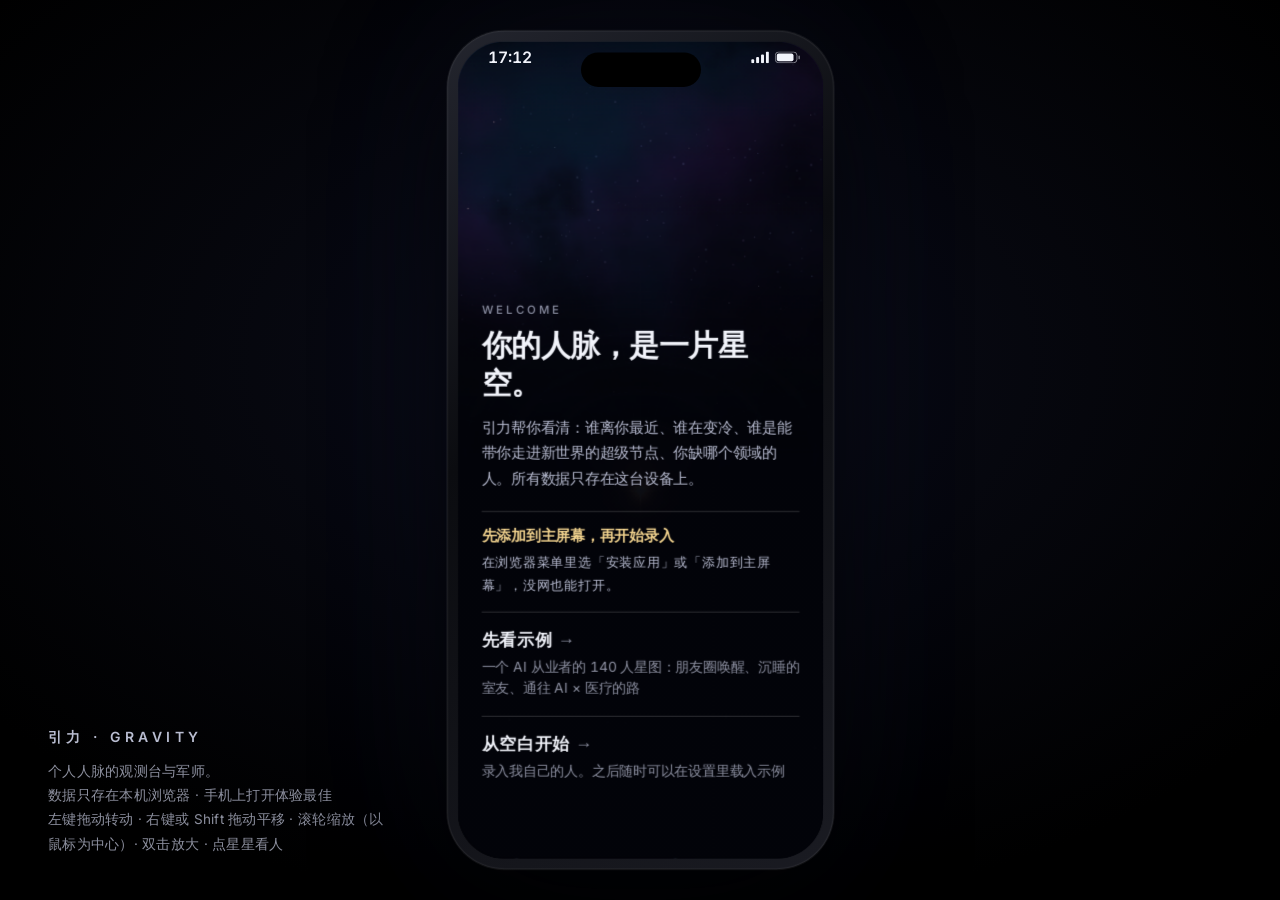
<file: index.html>
<!doctype html>
<html lang="zh-CN">
  <head>
    <meta charset="UTF-8" />
    <meta name="viewport" content="width=device-width, initial-scale=1, maximum-scale=1, user-scalable=no, viewport-fit=cover" />
    <meta name="theme-color" content="#020309" />
    <meta name="apple-mobile-web-app-capable" content="yes" />
    <meta name="mobile-web-app-capable" content="yes" />
    <meta name="apple-mobile-web-app-status-bar-style" content="black-translucent" />
    <meta name="apple-mobile-web-app-title" content="引力" />
    <link rel="icon" href="data:image/svg+xml,<svg xmlns='http://www.w3.org/2000/svg' viewBox='0 0 64 64'><rect width='64' height='64' rx='14' fill='%23050712'/><circle cx='32' cy='32' r='5' fill='%23ffe8cf'/><ellipse cx='32' cy='32' rx='22' ry='9' fill='none' stroke='%23a9c8ff' stroke-opacity='.6' transform='rotate(-20 32 32)'/><circle cx='51' cy='25' r='2.5' fill='%2379f2be'/></svg>" />
    <link rel="manifest" href="./manifest.webmanifest" />
    <link rel="apple-touch-icon" href="./icons/apple-touch-icon.png" />
    <title>引力 · 你和世界的连接</title>
    <style id="palette">:root{--bg:#020309;--me:#ffe8cf;--ink:#05060c;--on-light:#120d08;--gold:#f4d590;--warm:#ffb991;--ice:#a9c8ff;--mint:#79f2be;--rose:#ff8c9a;--orchid:#ee9be6;--white:#ffffff}</style>
    <script type="module" crossorigin src="./assets/index-NADaCQcJ.js"></script>
    <link rel="stylesheet" crossorigin href="./assets/index-4CGu8Cx3.css">
  </head>
  <body>
    <div id="root"></div>
  </body>
</html>
</file>
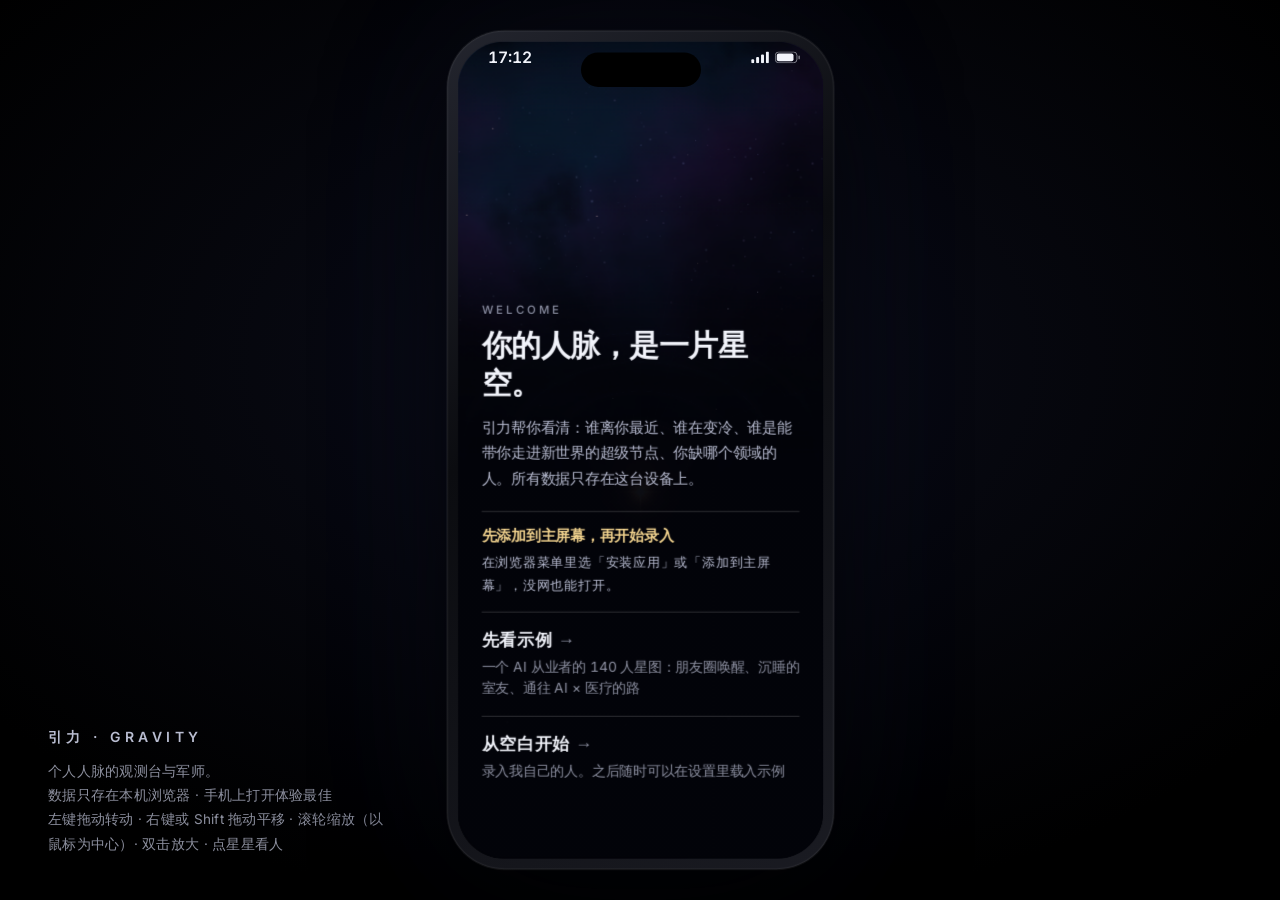
<file: lab/index.html>
<!doctype html>
<html lang="zh-CN">
  <head>
    <meta charset="utf-8" />
    <title>引力</title>
    <meta http-equiv="refresh" content="0; url=../" />
    <script>
      // 实验版已收掉：注销旧的离线缓存后回到正式版
      if ('serviceWorker' in navigator) navigator.serviceWorker.register('./sw.js')
      location.replace('../')
    </script>
  </head>
  <body></body>
</html>
</file>
<file: assets/index-4CGu8Cx3.css>
@font-face{font-family:Inter Variable;font-style:normal;font-display:swap;font-weight:100 900;src:url(./inter-cyrillic-ext-wght-normal-BOeWTOD4.woff2)format("woff2-variations");unicode-range:U+460-52F,U+1C80-1C8A,U+20B4,U+2DE0-2DFF,U+A640-A69F,U+FE2E-FE2F}@font-face{font-family:Inter Variable;font-style:normal;font-display:swap;font-weight:100 900;src:url(./inter-cyrillic-wght-normal-DqGufNeO.woff2)format("woff2-variations");unicode-range:U+301,U+400-45F,U+490-491,U+4B0-4B1,U+2116}@font-face{font-family:Inter Variable;font-style:normal;font-display:swap;font-weight:100 900;src:url(./inter-greek-ext-wght-normal-DlzME5K_.woff2)format("woff2-variations");unicode-range:U+1F??}@font-face{font-family:Inter Variable;font-style:normal;font-display:swap;font-weight:100 900;src:url(./inter-greek-wght-normal-CkhJZR-_.woff2)format("woff2-variations");unicode-range:U+370-377,U+37A-37F,U+384-38A,U+38C,U+38E-3A1,U+3A3-3FF}@font-face{font-family:Inter Variable;font-style:normal;font-display:swap;font-weight:100 900;src:url(./inter-vietnamese-wght-normal-CBcvBZtf.woff2)format("woff2-variations");unicode-range:U+102-103,U+110-111,U+128-129,U+168-169,U+1A0-1A1,U+1AF-1B0,U+300-301,U+303-304,U+308-309,U+323,U+329,U+1EA0-1EF9,U+20AB}@font-face{font-family:Inter Variable;font-style:normal;font-display:swap;font-weight:100 900;src:url(./inter-latin-ext-wght-normal-DO1Apj_S.woff2)format("woff2-variations");unicode-range:U+100-2BA,U+2BD-2C5,U+2C7-2CC,U+2CE-2D7,U+2DD-2FF,U+304,U+308,U+329,U+1D00-1DBF,U+1E00-1E9F,U+1EF2-1EFF,U+2020,U+20A0-20AB,U+20AD-20C0,U+2113,U+2C60-2C7F,U+A720-A7FF}@font-face{font-family:Inter Variable;font-style:normal;font-display:swap;font-weight:100 900;src:url(./inter-latin-wght-normal-Dx4kXJAl.woff2)format("woff2-variations");unicode-range:U+??,U+131,U+152-153,U+2BB-2BC,U+2C6,U+2DA,U+2DC,U+304,U+308,U+329,U+2000-206F,U+20AC,U+2122,U+2191,U+2193,U+2212,U+2215,U+FEFF,U+FFFD}:root{--fs:1;--t-micro:calc(11.5px * var(--fs));--t-caption:calc(12.5px * var(--fs));--t-small:calc(13.5px * var(--fs));--t-body-s:calc(14px * var(--fs));--t-body:calc(15px * var(--fs));--t-body-l:calc(16px * var(--fs));--t-title-s:calc(17.5px * var(--fs));--t-title:calc(19px * var(--fs));--t-title-l:calc(21px * var(--fs));--t-h2:calc(26px * var(--fs));--t-h1:calc(30px * var(--fs));--t-display:calc(44px * var(--fs));--glass:#0e11209e;--glass-2:#121526bd;--glass-strong:#0a0c18e6;--stroke:#ffffff1a;--stroke-2:#ffffff29;--hair:#ffffff1a;--hair-2:#ffffff2b;--pad:20px;--page-bg:#03040ae6;--text-halo:0 0 14px #000000f2, 0 0 3px #000000e6;--text:#f2f4fb;--text-2:#e2e7ffd1;--text-3:#e2e7ff9e;--text-4:#e2e7ff70;--sat:env(safe-area-inset-top,0px);--sab:env(safe-area-inset-bottom,0px);--ease:cubic-bezier(.22, 1, .36, 1);font-feature-settings:"cv11", "ss01", "tnum";color:var(--text);-webkit-font-smoothing:antialiased;-moz-osx-font-smoothing:grayscale;-webkit-tap-highlight-color:transparent;background:#000;font-family:Inter Variable,-apple-system,BlinkMacSystemFont,PingFang SC,Hiragino Sans GB,SF Pro Text,Helvetica Neue,Microsoft YaHei,sans-serif}:root[data-contrast=high]{--text:#fff;--text-2:#ecf0ffeb;--text-3:#ecf0ffc7;--text-4:#ecf0ff99;--hair:#ffffff29;--hair-2:#ffffff42;--stroke:#ffffff29;--stroke-2:#ffffff3d;--glass:#0a0c18d1;--glass-2:#0c0e1ce0;--page-bg:#020308f5}*{box-sizing:border-box;margin:0;padding:0}html,body,#root{overscroll-behavior:none;width:100%;height:100%;overflow:hidden}button{font:inherit;color:inherit;cursor:pointer;-webkit-tap-highlight-color:transparent;background:0 0;border:0}textarea,input{font:inherit;color:inherit}::selection{background:#a9c8ff4d}.shell{background:radial-gradient(1200px 800px at 50% 40%,#0b0d1a 0%,#000 70%);justify-content:center;align-items:center;display:flex;position:fixed;inset:0}.shell-side{max-width:340px;color:var(--text-3);font-size:var(--t-small);letter-spacing:.02em;line-height:1.8;position:absolute;bottom:44px;left:48px}.shell-side h1{font-size:var(--t-body-s);letter-spacing:.32em;color:var(--text-2);margin-bottom:10px;font-weight:600}.device{background:linear-gradient(145deg,#23252e,#0b0c10 40%,#1a1b22);border-radius:58px;width:393px;height:852px;padding:11px;position:relative;box-shadow:0 0 0 1px #ffffff0f,0 40px 120px #000c,0 0 160px #5a6eff12,inset 0 0 2px #fff3}.device .phone{--sat:50px;--sab:22px;border-radius:47px}.island{z-index:100;background:#000;border-radius:20px;width:122px;height:35px;position:absolute;top:22px;left:50%;transform:translate(-50%)}.statusbar{height:50px;font-size:var(--t-body-l);z-index:99;pointer-events:none;justify-content:space-between;align-items:center;padding:4px 34px 0 42px;font-weight:600;display:flex;position:absolute;top:0;left:0;right:0}.statusbar .sb-r{align-items:center;gap:6px;display:flex}.phone{background:var(--bg);isolation:isolate;width:100%;height:100%;position:relative;overflow:hidden}.universe{transition:filter .8s var(--ease), transform .9s var(--ease);position:absolute;inset:0}.universe.ambient{filter:saturate(.9)brightness(.75);transform:scale(1.04)}.universe-canvas{touch-action:none;width:100%;height:100%;display:block;position:absolute;inset:0}.vignette{z-index:1;pointer-events:none;background:radial-gradient(120% 80% at 50% 45%,#0000 55%,#0000008c 100%),linear-gradient(#020309bf 0%,#0000 22% 70%,#020309d9 100%);position:absolute;inset:0}.grain{z-index:2;pointer-events:none;opacity:.07;mix-blend-mode:overlay;background-image:url("data:image/svg+xml;utf8,<svg xmlns='http://www.w3.org/2000/svg' width='160' height='160'><filter id='n'><feTurbulence type='fractalNoise' baseFrequency='0.9' numOctaves='2' stitchTiles='stitch'/></filter><rect width='100%' height='100%' filter='url(%23n)'/></svg>");position:absolute;inset:-50%}.label-layer{pointer-events:none;z-index:3;position:absolute;inset:0;overflow:hidden}.lbl{white-space:nowrap;font-size:var(--t-caption);letter-spacing:.04em;color:#e8ecffc7;text-shadow:0 0 8px #000000e6;opacity:0;transition:opacity .5s var(--ease);will-change:transform, opacity;transform-origin:50% 0;font-weight:500;position:absolute;top:0;left:0}.lbl.on{opacity:var(--d,1)}.lbl b{color:var(--gold);margin-right:3px;font-weight:500}.lbl.super{color:var(--white);font-weight:600}.lbl.shadow{color:#79f2bed9;font-style:italic;font-weight:400}.lbl.shadow:after{content:" · 二度";font-size:var(--t-micro);opacity:.7;font-style:normal}.lbl.dormant{color:#c8d2ff99}.lbl.dormant:after{content:" · 沉睡";font-size:var(--t-micro);opacity:.8}.lbl.awakened:after{content:" · 被唤醒";font-size:var(--t-micro);color:var(--warm);opacity:.9}.lbl.fresh{color:var(--white);font-weight:600}.lbl.fresh:after{content:" · 刚刚";font-size:var(--t-micro);color:var(--mint)}.ringlbl{font-size:var(--t-micro);letter-spacing:.12em;color:var(--text-3);transform-origin:0;white-space:nowrap;align-items:baseline;gap:5px;margin:-14px 0 0 6px;display:flex;position:absolute;top:0;left:0}.ringlbl em{color:var(--text-2);font-style:normal}.ringlbl span{font-feature-settings:"tnum";color:var(--text-2)}.ringlbl i{color:var(--text-4);font-style:normal}.clusterlbl{white-space:nowrap;flex-direction:column;align-items:center;gap:1px;transition:opacity .4s;display:flex;position:absolute;top:0;left:0}.clusterlbl .cn{font-size:var(--t-small);letter-spacing:.12em;color:var(--c);text-shadow:0 0 14px color-mix(in srgb, var(--c) 60%, transparent);font-weight:600}.clusterlbl .cc{font-size:var(--t-micro);color:var(--text-3)}.clusterlbl.empty .cc{color:var(--c);border:1px dashed color-mix(in srgb, var(--c) 60%, transparent);border-radius:99px;margin-top:2px;padding:1px 8px;animation:2.4s ease-in-out infinite breathe}.clusterlbl .cs{font-size:var(--t-micro);color:var(--text-2);margin-top:3px}.clusterlbl.goal .cn:before{content:"◎ ";font-weight:400}.reticle{opacity:0;width:0;height:0;transition:opacity .4s;position:absolute;top:0;left:0}.reticle.on{opacity:1}.reticle i{width:40px;height:40px;animation:reticle 2.4s var(--ease) infinite;border:1px solid #ffffff8c;border-radius:50%;position:absolute;top:-20px;left:-20px}.reticle i:nth-child(2){animation-delay:1.2s}@keyframes reticle{0%{opacity:.9;transform:scale(.6)}to{opacity:0;transform:scale(1.9)}}@keyframes breathe{0%,to{opacity:.55}50%{opacity:1}}.glass{background:var(--glass);-webkit-backdrop-filter:blur(22px)saturate(150%);border:1px solid var(--stroke);box-shadow:inset 0 1px #ffffff0d}.eyebrow{font-size:var(--t-micro);letter-spacing:.26em;color:var(--text-3);text-transform:uppercase;font-weight:500}.muted{color:var(--text-2)}.hud-top{padding:calc(var(--sat) + 8px) 20px 0;pointer-events:none;z-index:10;flex-direction:column;gap:14px;display:flex;position:absolute;top:0;left:0;right:0}.hud-top>*{pointer-events:auto}.brand-row{justify-content:space-between;align-items:flex-end;gap:10px;display:flex}.brand{flex-direction:column;flex:auto;gap:4px;min-width:0;display:flex}.brand-name{font-size:var(--t-h2);letter-spacing:.18em;background:linear-gradient(#fff 30%,#c8d2ff8c);color:#0000;-webkit-background-clip:text;background-clip:text;font-weight:600}.brand-meta{font-size:var(--t-micro);letter-spacing:.16em;color:var(--text-3);white-space:nowrap;text-overflow:ellipsis;overflow:hidden}.stat-mini{text-align:right;flex-direction:column;flex:none;gap:2px;display:flex}.stat-mini b{font-size:var(--t-title-l);letter-spacing:-.01em;font-weight:500}.stat-mini b i{color:var(--text-3);font-style:normal;font-size:var(--t-small);margin-left:2px}.stat-mini span{font-size:var(--t-micro);color:var(--text-3);letter-spacing:.04em;white-space:nowrap}.lens-switch{border-radius:99px;align-self:center;padding:4px;display:flex;position:relative}.lens-switch button{font-size:var(--t-body-s);color:var(--text-3);letter-spacing:.08em;z-index:1;padding:8px 18px;font-weight:500;transition:color .3s;position:relative}.lens-switch button.on{color:var(--white)}.lens-switch .pill{z-index:-1;background:linear-gradient(#ffffff29,#ffffff0f);border-radius:99px;position:absolute;inset:0;box-shadow:inset 0 1px #ffffff2e,0 0 18px #a9c8ff26}.lens-caption{font-size:var(--t-caption);color:var(--text-3);letter-spacing:.04em;text-align:center;align-self:center;line-height:1.6}.lens-caption b{color:var(--text-2);font-weight:500}.lens-caption .hot{color:var(--mint)}.whisper{left:14px;right:14px;bottom:calc(var(--sab) + 92px);z-index:10;text-align:left;border-radius:20px;align-items:center;gap:12px;padding:12px 14px;display:flex;position:absolute;overflow:hidden}.whisper .w-ico{width:32px;height:32px;color:var(--gold);background:radial-gradient(circle at 35% 30%,#f4d59080,#f4d5900f 70%);border-radius:50%;flex:none;place-items:center;display:grid;box-shadow:0 0 20px #f4d59033}.whisper .w-body{flex:1;min-width:0}.whisper .w-k{font-size:var(--t-micro);letter-spacing:.2em;color:var(--gold);opacity:.85;margin-bottom:3px}.whisper .w-t{font-size:var(--t-body-s);color:var(--text);line-height:1.45}.whisper .w-dots{flex-direction:column;gap:4px;display:flex}.whisper .w-dots i{background:var(--text-4);border-radius:50%;width:3px;height:3px}.whisper .w-dots i.on{background:var(--text-2)}.tabbar{z-index:40;padding:8px 10px calc(var(--sab) + 8px);-webkit-backdrop-filter:blur(24px)saturate(140%);border-top:1px solid var(--stroke);background:linear-gradient(#04050c8c,#04050ceb);grid-template-columns:repeat(5,1fr);align-items:center;display:grid;position:absolute;bottom:0;left:0;right:0}.tab{font-size:var(--t-micro);letter-spacing:.08em;color:var(--text-3);flex-direction:column;align-items:center;gap:4px;padding:4px 0;transition:color .3s;display:flex;position:relative}.tab.on{color:var(--white)}.tab .badge{min-width:15px;height:15px;font-size:var(--t-micro);background:var(--gold);color:var(--on-light);border-radius:99px;place-items:center;padding:0 4px;font-weight:700;display:grid;position:absolute;top:0;right:calc(50% - 16px)}.orb{color:#0b0d22;background:radial-gradient(circle at 35% 28%,#fff 0%,#e8eeff 18%,#9fb6ff 48%,#5b6cff 78%,#3a2f8f 100%);border-radius:50%;justify-self:center;place-items:center;width:54px;height:54px;margin-top:-18px;display:grid;position:relative;box-shadow:0 0 0 1px #ffffff40,0 8px 30px #6e82ff8c,0 0 60px #8c96ff59}.orb:after{content:"";animation:orbring 3s var(--ease) infinite;border:1px solid #a9c8ff59;border-radius:50%;position:absolute;inset:-8px}@keyframes orbring{0%{opacity:.9;transform:scale(.85)}to{opacity:0;transform:scale(1.35)}}.mint{color:var(--mint)}.rose{color:var(--rose)}.faint{color:var(--text-3)}.grow{flex:1;min-width:0}.dot{border-radius:50%;flex:none;width:8px;height:8px}.avatar{color:#080a14eb;background:radial-gradient(circle at 34% 30%, #fff 0%, var(--c) 48%, color-mix(in srgb, var(--c) 35%, #070912) 100%);opacity:calc(.55 + var(--w,1) * .45);box-shadow:0 0 calc(var(--w,1) * 22px) color-mix(in srgb, var(--c) 40%, transparent);border-radius:50%;flex:none;place-items:center;font-weight:600;display:grid;position:relative}.avatar.shadow{color:var(--c);border:1.2px dashed var(--c);box-shadow:none;opacity:1;background:0 0}.avatar.dormant{filter:saturate(.35)brightness(.75)}.avatar .sup{font-size:var(--t-caption);color:var(--gold);text-shadow:0 0 8px var(--gold);position:absolute;top:-4px;right:-4px}.tag{font-size:var(--t-caption);letter-spacing:.04em;color:var(--text-2);border:1px solid var(--hair-2);white-space:nowrap;border-radius:99px;align-items:center;padding:2px 7px;line-height:1.4;display:inline-flex}.tag.gold{color:var(--gold);border-color:#f4d59059}.tag.warm{color:var(--warm);border-color:#ffb99159}.tag.ice{color:var(--ice);border-color:#a9c8ff4d}.tag.mint{color:var(--mint);border-color:#79f2be59}.ftag{font-size:var(--t-small);color:var(--c);white-space:nowrap;align-items:center;gap:5px;display:inline-flex}.ftag i{background:var(--c);width:6px;height:6px;box-shadow:0 0 8px var(--c);border-radius:50%}.page{z-index:20;overscroll-behavior:contain;padding:calc(var(--sat) + 14px) var(--pad) calc(var(--sab) + 110px);background:var(--page-bg);-webkit-backdrop-filter:blur(14px)saturate(120%);scrollbar-width:none;position:absolute;inset:0;overflow-y:auto}.page::-webkit-scrollbar{display:none}.page-h{justify-content:space-between;align-items:flex-end;gap:12px;padding:10px 0 18px;display:flex}.page-h h1{font-size:var(--t-h1);letter-spacing:.02em;margin-top:6px;font-weight:600;line-height:1.15}.h-num{color:var(--text-3);font-weight:300;font-size:var(--t-h2);margin-left:4px}.page-acts{align-items:center;gap:10px;display:flex}.lede{font-size:var(--t-body-l);color:var(--text-2);padding-bottom:18px;line-height:1.7}.lede b{color:var(--text);font-weight:600}.page-end{height:40px}.sec{border-top:1px solid var(--hair);padding:22px 0}.sec-h{align-items:baseline;gap:10px;margin-bottom:14px;display:flex}.sec-n{font-size:var(--t-caption);color:var(--text-3);font-variant-numeric:tabular-nums;letter-spacing:.08em}.sec-h h2{font-size:var(--t-body-l);letter-spacing:.04em;white-space:nowrap;flex:none;font-weight:600}.sec-en{font-size:var(--t-micro);letter-spacing:.22em;color:var(--text-4);white-space:nowrap;flex:0 100 auto;min-width:0;overflow:hidden}.sec-aside{font-size:var(--t-caption);color:var(--text-3);text-align:right;flex:0 auto;min-width:0;margin-left:auto}.note{font-size:var(--t-small);color:var(--text-3);margin:4px 0 12px;line-height:1.7}.note-s{font-size:var(--t-caption);color:var(--text-3);margin-top:8px;line-height:1.6}.empty{font-size:var(--t-body-s);color:var(--text-3);padding:14px 0;line-height:1.7}.kpi-row,.strip{border-top:1px solid var(--hair);border-bottom:1px solid var(--hair);grid-template-columns:repeat(4,1fr);margin-bottom:4px;display:grid}.strip{grid-template-columns:repeat(var(--n,4), 1fr);margin:16px 0 0}.kpi-row>div,.strip>div{flex-direction:column;gap:4px;padding:14px 0 12px;display:flex}.kpi-row>div+div,.strip>div+div{border-left:1px solid var(--hair);padding-left:12px}.kpi-row b,.strip b{font-size:var(--t-h2);letter-spacing:-.02em;font-variant-numeric:tabular-nums;font-weight:300;line-height:1}.strip b.sm{font-size:var(--t-body-l);font-weight:400;line-height:26px}.strip b.mint{font-size:var(--t-body-l);font-weight:500;line-height:26px}.kpi-row small,.strip small{font-size:var(--t-small);color:var(--text-3);margin-left:1px}.kpi-row span,.strip span{font-size:var(--t-caption);color:var(--text-3);letter-spacing:.06em}.btn{border:1px solid var(--hair-2);height:38px;font-size:var(--t-body-s);color:var(--text);white-space:nowrap;border-radius:99px;justify-content:center;align-items:center;gap:6px;padding:0 16px;transition:background .2s,border-color .2s,opacity .2s;display:inline-flex}.btn:active{background:#ffffff0f}.btn.primary{background:var(--me);color:var(--on-light);border-color:#0000;font-weight:600}.btn.primary:disabled{opacity:.35}.btn.ghost{color:var(--text-2);border-color:#0000}.btn.rose,.link-btn.rose{color:var(--rose)}.btn.danger{color:var(--rose);background:#ff8c9a24;border-color:#ff8c9a80}.btn.grow{flex:1}.btn-row{flex-wrap:wrap;gap:10px;margin-top:12px;display:flex}.btn-row.center{justify-content:center}.icon-btn{border:1px solid var(--hair-2);width:34px;height:34px;color:var(--text-2);border-radius:50%;flex:none;place-items:center;display:grid}.icon-btn.sm{border-color:#0000;width:28px;height:28px}.link-btn{font-size:var(--t-small);color:var(--text-2);text-decoration:underline;-webkit-text-decoration-color:var(--hair-2);text-decoration-color:var(--hair-2);text-underline-offset:3px;padding:4px 0}.chips{flex-wrap:wrap;gap:6px;display:flex}.chips.nowrap{scrollbar-width:none;margin:0 calc(var(--pad) * -1);padding:0 var(--pad);flex-wrap:nowrap;overflow-x:auto}.chips.nowrap::-webkit-scrollbar{display:none}.chips.sub{border-left:1px solid var(--hair);margin-top:10px;padding-left:10px}.chip{border:1px solid var(--hair);height:30px;font-size:var(--t-body-s);color:var(--text-2);white-space:nowrap;border-radius:99px;flex:none;align-items:center;gap:6px;padding:0 12px;transition:all .2s;display:inline-flex}.chip i{background:var(--c);opacity:.6;border-radius:50%;width:6px;height:6px}.chip.on{color:var(--text);border-color:color-mix(in srgb, var(--c,var(--white)) 60%, transparent);background:color-mix(in srgb, var(--c,var(--white)) 12%, transparent)}.chip.on i{opacity:1;box-shadow:0 0 8px var(--c)}.chip.dashed{border-style:dashed}.seg{border:1px solid var(--hair-2);scrollbar-width:none;border-radius:99px;gap:2px;max-width:100%;padding:3px;display:inline-flex;overflow-x:auto}.seg button{height:32px;font-size:var(--t-body-s);color:var(--text-3);white-space:nowrap;border-radius:99px;padding:0 14px;transition:all .2s}.seg.small button{height:26px;font-size:var(--t-small);padding:0 10px}.seg button.on{color:var(--on-light);background:var(--me);font-weight:600}.range{padding:6px 0;position:relative}.range input{appearance:none;background:0 0;width:100%;height:22px}.range input::-webkit-slider-runnable-track{background:linear-gradient(90deg, var(--c) var(--p), #ffffff1f var(--p));border-radius:2px;height:2px}.range input::-moz-range-track{background:linear-gradient(90deg, var(--c) var(--p), #ffffff1f var(--p));height:2px}.range input::-webkit-slider-thumb{-webkit-appearance:none;background:var(--c);width:18px;height:18px;box-shadow:0 0 0 4px #0009, 0 0 14px var(--c);border-radius:50%;margin-top:-8px}.range input::-moz-range-thumb{background:var(--c);border:0;border-radius:50%;width:16px;height:16px}.range-marks{height:14px;margin-top:2px;position:relative}.range-marks span{font-size:var(--t-micro);color:var(--text-3);white-space:nowrap;position:absolute;transform:translate(-50%)}.range-marks span:before{content:"";background:var(--hair-2);width:1px;height:6px;position:absolute;top:-10px;left:50%}.form{flex-direction:column;gap:16px;display:flex}.fld{flex-direction:column;gap:7px;min-width:0;display:flex}.fld-l{font-size:var(--t-small);color:var(--text-3);letter-spacing:.04em}.fld-h{font-size:var(--t-caption);color:var(--text-4)}.inp{border:1px solid var(--hair);width:100%;font-size:var(--t-body-l);color:var(--text);resize:vertical;background:#ffffff09;border-radius:12px;outline:none;padding:11px 13px;font-family:inherit;transition:border-color .2s}.inp:focus{border-color:#ffe8cf73}.inp.sm{font-size:var(--t-body-s);border-radius:9px;width:auto;padding:7px 10px}.inp.num{text-align:right;width:76px}.inp.bare{border:0;border-bottom:1px dashed var(--hair-2);background:0 0;border-radius:0;padding:6px 0}.inp.big{font-size:var(--t-title-l);font-weight:600}.inp.color{height:42px;padding:4px}.inp.mono{font-family:ui-monospace,SFMono-Regular,Menlo,monospace;font-size:var(--t-small);line-height:1.5}select.inp{appearance:none;background-image:linear-gradient(45deg, transparent 50%, var(--text-3) 50%), linear-gradient(135deg, var(--text-3) 50%, transparent 50%);background-position:calc(100% - 16px),calc(100% - 11px);background-repeat:no-repeat;background-size:5px 5px}option{background:#0c0e18}.grid2{grid-template-columns:1fr 1fr;gap:12px;display:grid}.fgroup{border-top:1px solid var(--hair);flex-direction:column;gap:12px;padding-top:16px;display:flex}.fgroup-h{font-size:var(--t-body-s);margin-top:4px;font-weight:600}.fgroup-h span{font-weight:400;font-size:var(--t-small);color:var(--text-3);margin-left:6px}.sl-row{flex-direction:column;display:flex}.sl-top{font-size:var(--t-body-s);color:var(--text-2);align-items:baseline;gap:8px;display:flex}.sl-top b{color:var(--text);font-variant-numeric:tabular-nums;margin-left:auto;font-weight:500}.sl-top em{color:var(--text-3);font-style:normal;font-weight:400}.rows{flex-direction:column;display:flex}.row{border-bottom:1px solid var(--hair);text-align:left;width:100%;font-size:var(--t-body);align-items:center;gap:12px;padding:13px 0;display:flex}.row-main{flex:1;min-width:0;line-height:1.5}.row-sub{font-size:var(--t-small);color:var(--text-3);margin-top:2px;line-height:1.5}.row-sub.rose{color:var(--rose)}.add-row{border-bottom:0}.check{border:1px solid var(--hair-2);width:20px;height:20px;color:var(--on-light);border-radius:50%;flex:none;place-items:center;display:grid}.check.on{background:var(--mint);border-color:var(--mint)}.done{color:var(--text-3);text-decoration:line-through}.who{font-style:normal;font-size:var(--t-caption);color:var(--gold);letter-spacing:.04em;margin-right:8px}.overlay{z-index:60;-webkit-backdrop-filter:blur(24px);background:#04050bf0;flex-direction:column;display:flex;position:absolute;inset:0}.ov-top{padding:calc(var(--sat) + 22px) var(--pad) 14px;border-bottom:1px solid var(--hair);justify-content:space-between;align-items:flex-end;display:flex}.ov-title{font-size:var(--t-h2);margin-top:6px;font-weight:600}.ov-body{padding:18px var(--pad) 40px;scrollbar-width:none;flex:1;overflow-y:auto}.ov-body::-webkit-scrollbar{display:none}.ov-foot{padding:12px var(--pad) calc(var(--sab) + 14px);border-top:1px solid var(--hair);gap:10px;display:flex}.sheet-wrap{z-index:30;pointer-events:none;position:absolute;inset:0}.sheet{height:calc(100% - var(--sat) - 14px);-webkit-backdrop-filter:blur(28px)saturate(150%);border-top:1px solid var(--hair-2);pointer-events:auto;background:linear-gradient(#0a0c16db,#04050bf7 160px);border-radius:26px 26px 0 0;flex-direction:column;display:flex;position:absolute;bottom:0;left:0;right:0;box-shadow:0 -30px 80px #0009}.sheet:before{content:"";background:linear-gradient(90deg, transparent, var(--c), transparent);opacity:.8;height:1px;position:absolute;top:-1px;left:20%;right:20%}.sheet-grab{touch-action:none;cursor:grab;justify-content:center;padding:10px 0 2px;display:flex}.sheet-grab i{background:#fff3;border-radius:99px;width:36px;height:4px}.sheet-body{padding:6px var(--pad) 0;scrollbar-width:none;flex:1}.sheet-body::-webkit-scrollbar{display:none}.p-head{touch-action:none;align-items:center;gap:14px;padding-top:6px;display:flex}.p-id{flex:1;min-width:0}.p-name{font-size:var(--t-h2);letter-spacing:.03em;font-weight:600;line-height:1.15}.p-title{font-size:var(--t-body-s);color:var(--text-2);white-space:nowrap;text-overflow:ellipsis;margin-top:5px;overflow:hidden}.p-acts{align-self:flex-start;gap:8px;display:flex}.p-tags{flex-wrap:wrap;align-items:center;gap:6px 10px;margin-top:14px;display:flex}.p-story{font-size:var(--t-body);color:var(--text-2);margin-top:16px;font-style:italic;line-height:1.75}.p-foot-space{height:calc(var(--sab) + 110px)}.sheet-cta{padding:14px var(--pad) calc(var(--sab) + 14px);background:linear-gradient(#0000,#04050bfa 45%);gap:10px;display:flex;position:absolute;bottom:0;left:0;right:0}.sheet-cta .btn{flex:1;height:46px}.sheet-cta .btn.primary{flex:2}.advice{border-left:2px solid var(--tone);--tone:var(--gold);margin:18px 0 6px;padding:2px 0 2px 14px}.advice.warm,.act.warm{--tone:var(--warm)}.advice.ice,.act.ice{--tone:var(--ice)}.advice.mint,.act.mint{--tone:var(--mint)}.advice.rose,.act.rose{--tone:var(--rose)}.act.gold{--tone:var(--gold)}.adv-k{font-size:var(--t-caption);letter-spacing:.16em;color:var(--tone)}.adv-t{font-size:var(--t-title-s);margin-top:6px;font-weight:600;line-height:1.45}.advice p,.act p{font-size:var(--t-body);color:var(--text-2);margin-top:6px;line-height:1.75}.opener{text-align:left;width:100%;font-size:var(--t-body);color:var(--text);background:#ffffff09;border-radius:14px;margin-top:10px;padding:12px 14px;line-height:1.7;display:block}.opener em{font-style:normal;font-size:var(--t-caption);color:var(--text-3);align-items:center;gap:4px;margin-left:6px;display:inline-flex}.adv-basis{font-size:var(--t-caption);color:var(--text-3);margin-top:10px;line-height:1.65}.adv-basis em{color:var(--text-4);font-style:normal}.viz-w{width:100%;position:relative}.viz{-webkit-user-select:none;user-select:none;display:block;overflow:visible}.viz text{fill:var(--text-2);font-family:inherit}.vx-h{font-size:var(--t-caption);letter-spacing:.06em;font-weight:500;fill:var(--me)!important}.vx-group{font-size:var(--t-micro);letter-spacing:.16em;fill:var(--text-4)!important}.vx-track{stroke:#ffffff12;stroke-width:1px}.vx-grid{fill:none;stroke:#ffffff0f}.vx-grid-l{stroke:#ffffff14}.vx-thr{stroke:#a9c8ff59;stroke-dasharray:2 4}.vx-today{stroke:#ffffff40}.vx-v{font-size:var(--t-caption);font-variant-numeric:tabular-nums;fill:var(--text)!important}.vx-v.dim{fill:var(--text-3)!important}.vx-c{font-size:var(--t-body-s);font-weight:600;fill:var(--text)!important}.vx-c2{font-size:var(--t-micro);letter-spacing:.14em;fill:var(--text-3)!important}.vx-c3{font-size:var(--t-micro);fill:var(--text-4)!important}.vx-tiny{font-size:var(--t-micro);fill:var(--text-3);letter-spacing:.02em}.vx-name{font-size:var(--t-caption);fill:var(--text-2)}.vx-name.strong{font-weight:600;fill:var(--text)!important}.vx-kind{font-size:var(--t-micro);letter-spacing:.04em}.vx-flabel{font-size:var(--t-small);font-weight:500}.vx-flabel.on{font-weight:700}.vx-big{font-size:var(--t-h1);font-weight:300;fill:var(--text)!important}.vx-big-sub{font-size:var(--t-body);fill:var(--text-3)}.vx-q{font-size:var(--t-caption);letter-spacing:.1em;fill:var(--text-3)!important}.vx-halo,.vx-halo text,.vx-kind,.vx-flabel{paint-order:stroke;stroke:var(--ink);stroke-width:3.5px;stroke-linejoin:round;stroke-opacity:.92}.mirror-edit{border-top:1px dashed var(--hair);margin-top:8px;padding:12px 0 4px;overflow:hidden}.me-row{font-size:var(--t-small);color:var(--text-2);grid-template-columns:1fr auto;align-items:center;column-gap:10px;display:grid}.me-row b{font-variant-numeric:tabular-nums;color:var(--text);font-weight:500}.me-row .range{grid-column:1/-1;padding:0 0 6px}.mirror-notes{flex-direction:column;gap:8px;margin-top:12px;display:flex}.mnote{font-size:var(--t-body-s);color:var(--text-2);padding-left:12px;line-height:1.7;position:relative}.mnote:before{content:"";background:var(--tone,var(--gold));border-radius:50%;width:5px;height:5px;position:absolute;top:8px;left:0}.mnote.warm{--tone:var(--warm)}.mnote.ice{--tone:var(--ice)}.mnote.mint{--tone:var(--mint)}.mnote.gold{--tone:var(--gold)}.mnote em{font-style:normal;font-size:var(--t-caption);color:var(--text-4);display:block}.hb-cap{font-size:var(--t-small);color:var(--text-3);margin-bottom:10px}.hb-cap b{color:var(--text);font-weight:600}.hb-legend{font-size:var(--t-caption);color:var(--text-3);flex-wrap:wrap;gap:4px 14px;margin-top:6px;display:flex}.hb-legend span{align-items:center;gap:5px;display:inline-flex}.hb-legend i{border-radius:50%;width:7px;height:7px}.hb-legend i.ring{border:1.5px solid var(--gold)}.hb-sel{font-size:var(--t-body-s);color:var(--text-2);margin-top:8px;line-height:1.6}.hb-sel span{color:var(--text-3);margin-right:8px}.hb-sel b{color:var(--text)}.hb-sel em{color:var(--text-3);font-style:normal;font-size:var(--t-caption);margin-left:6px}.hb-sel p{margin-top:4px}.ego-sum{font-size:var(--t-body-s);color:var(--text-2);margin-bottom:6px;line-height:1.75}.ego-sum b{color:var(--text);font-weight:600}.ego-sum b.mint{color:var(--mint)}.ego-empty{font-size:var(--t-body-s);color:var(--text-3);line-height:1.8}.ego-legend{font-size:var(--t-caption);color:var(--text-3);flex-wrap:wrap;gap:4px 14px;display:flex}.ego-legend span{align-items:center;gap:5px;display:inline-flex}.ego-legend i{border-radius:50%;width:8px;height:8px}.ego-legend i.solid{background:var(--text-2);box-shadow:0 0 0 2px #05060c,0 0 0 3px #ffe8cf73}.ego-legend i.hollow{border:1.2px dashed var(--text-2)}.ego-legend i.glow{background:radial-gradient(circle,#79f2becc,#0000 70%)}.path-card{border-left:2px solid var(--me);margin-top:14px;padding:14px 0 14px 14px}.pc-path{font-size:var(--t-body-s);flex-wrap:wrap;align-items:center;gap:6px;display:flex}.pc-node{font-weight:600}.pc-node.me{color:var(--me)}.pc-edge{font-size:var(--t-caption);color:var(--text-3);align-items:center;gap:4px;display:inline-flex}.pc-edge:before,.pc-edge:after{content:"";opacity:.6;background:currentColor;width:10px;height:1px}.pc-why{font-size:var(--t-body-s);color:var(--text-2);margin:8px 0 4px;line-height:1.75}.pc-why b{color:var(--text);font-weight:500}.ego-list{border-top:1px solid var(--hair);margin-top:12px}.ego-row{text-align:left;border-bottom:1px solid var(--hair);align-items:flex-start;gap:12px;width:100%;padding:11px 0;display:flex}.ego-row.on{background:linear-gradient(90deg,#ffe8cf0d,#0000)}.ego-row>i{border-radius:50%;flex:none;width:9px;height:9px;margin-top:5px}.ego-row>i.solid{background:var(--c)}.ego-row>i.hollow{border:1.2px dashed var(--c)}.er-main{flex:1;min-width:0}.er-1{font-size:var(--t-body);flex-wrap:wrap;align-items:center;gap:8px;display:flex}.er-kind{font-size:var(--t-caption)}.er-2{font-size:var(--t-small);color:var(--text-3);margin-top:3px;line-height:1.6}.position{flex-direction:column;gap:14px;display:flex}.gauge{cursor:default}.g-top{font-size:var(--t-body-s);color:var(--text-2);justify-content:space-between;display:flex}.g-top b{font-weight:300;font-size:var(--t-title);color:var(--text);font-variant-numeric:tabular-nums}.g-track{height:10px;margin-top:4px;position:relative}.g-track i{background:#ffffff26;width:1px;height:3px;position:absolute;bottom:0}.g-track i.major{background:#ffffff40;height:6px}.g-fill{border-radius:2px;height:2px;position:absolute;bottom:0;left:0;box-shadow:0 0 10px}.g-hint{font-size:var(--t-caption);color:var(--text-4);margin-top:4px}.bridge-f{font-size:var(--t-small);color:var(--text-3);flex-wrap:wrap;align-items:center;gap:6px 12px;display:flex}.orbit-ctl .oc-top{font-size:var(--t-body-s);color:var(--text-2)}.orbit-ctl .oc-top b{font-size:var(--t-title);color:var(--text);margin-left:6px;font-weight:300}.gift-list{flex-wrap:wrap;gap:8px 18px;display:flex}.gift{font-size:var(--t-body);color:var(--text);padding-left:14px;position:relative}.gift:before{content:"✦";font-size:var(--t-micro);color:var(--orchid);position:absolute;top:3px;left:0}.tl{position:relative}.tl-i{border-bottom:1px solid var(--hair);grid-template-columns:54px 1fr auto;gap:12px;padding:12px 0;display:grid}.tl-d{flex-direction:column;gap:2px;display:flex}.tl-d b{font-size:var(--t-body-s);font-weight:500}.tl-d span{font-size:var(--t-micro);color:var(--text-4)}.tl-t{font-size:var(--t-body);line-height:1.5}.tl-x{font-size:var(--t-body-s);color:var(--text-2);margin-top:3px;line-height:1.7}.tl-meta{font-size:var(--t-caption);color:var(--text-3);margin-top:4px}.tl-del{color:var(--text-4);align-self:flex-start;padding:2px}.dl>div{border-bottom:1px solid var(--hair);font-size:var(--t-body-s);grid-template-columns:82px 1fr;gap:12px;padding:10px 0;line-height:1.6;display:grid}.dl dt{color:var(--text-3);font-size:var(--t-small)}.field-detail{border-top:1px dashed var(--hair);margin-top:8px;padding-top:14px}.fd-h{flex-wrap:wrap;align-items:baseline;gap:10px;display:flex}.fd-h b{font-size:var(--t-title-s);color:var(--c)}.fd-h span{font-size:var(--t-small);color:var(--text-3)}.subbars{flex-direction:column;gap:8px;margin:12px 0 14px;display:flex}.sb{font-size:var(--t-small);grid-template-columns:112px 1fr 34px;align-items:center;gap:10px;display:grid}.sb-n{color:var(--text-2);white-space:nowrap;text-overflow:ellipsis;overflow:hidden}.sb-bar{background:linear-gradient(90deg,#ffffff0d,#ffffff0d) 50%/100% 1px no-repeat;gap:2px;height:8px;display:flex}.sb-bar i{background:var(--c);border-radius:1px;height:100%;display:block}.sb-bar i.hollow{border:1px dashed var(--c);background:0 0}.sb-v{text-align:right;font-variant-numeric:tabular-nums}.sb-v em{color:var(--text-3);font-style:normal;font-size:var(--t-caption)}.avatars{flex-wrap:wrap;gap:10px 12px;margin-bottom:8px;display:flex}.avatars button{font-size:var(--t-caption);color:var(--text-2);flex-direction:column;align-items:center;gap:4px;width:44px;display:flex}.rolegrid{flex-direction:column;display:flex}.rg-row{border-bottom:1px solid var(--hair);grid-template-columns:104px 1fr;align-items:center;gap:12px;padding:9px 0;display:grid}.rg-name{font-size:var(--t-body-s);flex-direction:column;gap:2px;display:flex}.rg-name span{font-size:var(--t-micro);color:var(--text-4)}.rg-row.gap .rg-name{color:var(--rose)}.rg-dots{flex-wrap:wrap;align-items:center;gap:6px 10px;display:flex}.rg-dot{font-size:var(--t-small);color:var(--text-2);align-items:center;gap:5px;display:inline-flex}.rg-dot i{background:var(--c);width:9px;height:9px;box-shadow:0 0 8px color-mix(in srgb, var(--c) 50%, transparent);border-radius:50%}.rg-dot.hollow i{border:1.2px dashed var(--c);box-shadow:none;background:0 0}.rg-more{font-size:var(--t-caption);color:var(--text-3)}.rg-gap{font-size:var(--t-small);color:var(--rose);letter-spacing:.1em}.refs{flex-direction:column;display:flex}.ref{border-bottom:1px solid var(--hair);padding:12px 0}.ref b{font-size:var(--t-body);font-weight:600}.ref p{font-size:var(--t-body-s);color:var(--text-2);margin:4px 0;line-height:1.7}.ref a,.ref em{font-size:var(--t-caption);color:var(--text-3);font-style:normal}.ref a{text-underline-offset:3px;text-decoration:underline;-webkit-text-decoration-color:var(--hair-2);text-decoration-color:var(--hair-2)}.spark{display:block}.actions-list{list-style:none}.act{border-bottom:1px solid var(--hair);grid-template-columns:34px 1fr;gap:6px;padding:16px 0;display:grid;overflow:hidden}.act-n{font-size:var(--t-title-l);color:var(--tone);font-variant-numeric:tabular-nums;font-weight:300;line-height:1}.act-tag{font-size:var(--t-caption);letter-spacing:.14em;color:var(--tone)}.act-who{align-items:center;gap:8px;margin-top:10px;display:flex}.act-who b{font-size:var(--t-body)}.act-who span{font-size:var(--t-caption);color:var(--text-3)}.act-t{font-size:var(--t-title-s);margin-top:10px;font-weight:600;line-height:1.45}.path-steps{font-size:var(--t-body-s);color:var(--text-2);flex-direction:column;gap:8px;margin-top:12px;padding-left:18px;line-height:1.7;display:flex}.path-steps b{color:var(--text)}.intros{flex-direction:column;display:flex}.intro-row{border-bottom:1px solid var(--hair);grid-template-columns:1fr 70px 1fr;align-items:center;padding:12px 0;display:grid}.ir-p{text-align:left;flex-direction:column;align-items:flex-start;gap:4px;min-width:0;display:flex}.ir-p.right{text-align:right;align-items:flex-end}.ir-p b{font-size:var(--t-body)}.ir-p span{font-size:var(--t-caption);color:var(--text-3);line-height:1.5}.ir-link{align-items:center;gap:4px;display:flex}.ir-link i{background:linear-gradient(90deg, var(--hair-2), var(--me));flex:1;height:1px}.ir-link i:last-child{background:linear-gradient(90deg, var(--me), var(--hair-2))}.ir-link em{font-style:normal;font-size:var(--t-caption);color:var(--me)}.ask{border-bottom:1px solid var(--hair-2);align-items:center;gap:8px;padding:4px 0;display:flex}.ask input{font-size:var(--t-body-l);background:0 0;border:0;outline:none;flex:1;padding:10px 0}.ask button{background:var(--me);width:36px;height:36px;color:var(--on-light);border-radius:50%;place-items:center;display:grid}.qs{flex-wrap:wrap;gap:8px;margin:12px 0 6px;display:flex}.qs button{font-size:var(--t-small);color:var(--text-2);border:1px solid var(--hair);border-radius:99px;padding:6px 12px}.answer{border-left:2px solid var(--gold);margin-top:16px;padding-left:14px}.ans-q{font-size:var(--t-small);color:var(--text-3)}.ans-who{font-size:var(--t-caption);letter-spacing:.14em;color:var(--gold);align-items:center;gap:6px;margin:10px 0 8px;display:flex}.msg{font-size:var(--t-body);color:var(--text-2);line-height:1.8}.msg.pre{white-space:pre-wrap;color:var(--text)}.msg ol{flex-direction:column;gap:6px;margin:8px 0;padding-left:18px;display:flex}.msg b{color:var(--text)}.thinking{gap:5px;padding:6px 0;display:flex}.thinking i{background:var(--gold);border-radius:50%;width:6px;height:6px;animation:1.2s ease-in-out infinite think}.thinking i:nth-child(2){animation-delay:.2s}.thinking i:nth-child(3){animation-delay:.4s}@keyframes think{0%,to{opacity:.2;transform:translateY(0)}50%{opacity:1;transform:translateY(-3px)}}.search{border-bottom:1px solid var(--hair-2);color:var(--text-3);align-items:center;gap:10px;display:flex}.search input{font-size:var(--t-body-l);color:var(--text);background:0 0;border:0;outline:none;flex:1;padding:12px 0}.filters{flex-direction:column;gap:10px;padding:14px 0 6px;display:flex}.sort-row{justify-content:space-between;align-items:center;gap:10px;display:flex}.batch{border-top:1px solid var(--hair);border-bottom:1px solid var(--hair);flex-direction:column;gap:10px;margin:8px 0;padding:16px 0;display:flex}.batch-t{font-size:var(--t-body-l);font-weight:600}.plist{margin-top:6px}.prow{text-align:left;border-bottom:1px solid var(--hair);align-items:center;gap:12px;width:100%;padding:11px 0;display:flex}.pr-main{flex:1;min-width:0}.pr-1{align-items:baseline;gap:8px;display:flex}.pr-1 b{font-size:var(--t-body-l);font-weight:500}.pr-f{font-size:var(--t-caption)}.pr-2{font-size:var(--t-small);color:var(--text-3);white-space:nowrap;text-overflow:ellipsis;margin-top:3px;overflow:hidden}.pr-r{flex:none;align-items:center;gap:10px;display:flex}.pr-3{flex-direction:column;align-items:flex-end;width:52px;display:flex}.pr-3 b{font-size:var(--t-body);font-variant-numeric:tabular-nums;font-weight:400}.pr-3 span{font-size:var(--t-micro);color:var(--text-4)}.tie-row{border-bottom:1px solid var(--hair);font-size:var(--t-body-s);align-items:center;gap:8px;padding:8px 0;display:flex}.tie-row b{flex:none;min-width:44px}.tie-add{position:relative}.hits{border:1px solid var(--hair);border-radius:12px;flex-direction:column;margin-top:6px;display:flex;overflow:hidden}.hits button{font-size:var(--t-body);text-align:left;border-bottom:1px solid var(--hair);justify-content:space-between;padding:10px 12px;display:flex}.hits button span{color:var(--text-3);font-size:var(--t-small)}.tie-new{border:1px dashed var(--hair-2);border-radius:14px;flex-direction:column;gap:10px;padding:12px;display:flex}.tn-top{font-size:var(--t-body-s);align-items:center;gap:6px;display:flex}.tn-top .link-btn{margin-left:auto}.settings .sec:first-child{border-top:0;padding-top:4px}.fed .row{padding:12px 0}.fed-body{border-bottom:1px solid var(--hair);flex-direction:column;gap:12px;padding:12px 0 16px 20px;display:flex}.sub-ed,.role-ed{align-items:center;gap:8px;padding:4px 0;display:flex}.fed-acts{flex-wrap:wrap;gap:10px;display:flex}.star{width:26px;height:26px;font-size:var(--t-body-s);color:var(--text-4);flex:none}.star.on{color:var(--gold);text-shadow:0 0 8px var(--gold)}.tk-ed{border-bottom:1px solid var(--hair);padding:6px 0}.goal-ed{border-left:2px solid var(--mint);flex-direction:column;gap:10px;padding:12px 0 12px 12px;display:flex}.layer-tbl{flex-direction:column;gap:6px;display:flex}.lt-h,.lt-r{grid-template-columns:1.2fr 1fr 1fr 1fr;align-items:center;gap:8px;display:grid}.lt-h span{font-size:var(--t-caption);color:var(--text-3)}.lt-r .inp.sm{width:100%}.th-row{border-bottom:1px solid var(--hair);font-size:var(--t-body);align-items:center;gap:12px;padding:10px 0;display:flex}.capture{z-index:50;-webkit-backdrop-filter:blur(24px);background:#04050be6;flex-direction:column;display:flex;position:absolute;inset:0}.cap-scroll{padding:16px var(--pad) calc(var(--sab) + 40px);scrollbar-width:none;flex:1;overflow-y:auto}.cap-scroll::-webkit-scrollbar{display:none}.cap-sub{font-size:var(--t-body-s);color:var(--text-3);line-height:1.6}.cap-box{border-bottom:1px solid var(--hair-2);margin-top:14px;position:relative}.cap-box textarea,.cap-hl{width:100%;min-height:150px;font-size:var(--t-title);color:var(--text);resize:none;background:0 0;border:0;outline:none;padding:6px 0 14px;font-family:inherit;line-height:1.75}.cap-hl mark{color:var(--hc);border-bottom:1.5px solid color-mix(in srgb, var(--hc) 70%, transparent);text-shadow:0 0 12px color-mix(in srgb, var(--hc) 60%, transparent);animation:hlin .6s var(--ease) both;background:0 0;padding-bottom:1px}@keyframes hlin{0%{color:inherit;text-shadow:none;border-color:#0000}}.scan{pointer-events:none;position:absolute;inset:0;overflow:hidden}.scan:after{content:"";width:40%;animation:scan 1.1s var(--ease) infinite;background:linear-gradient(90deg,#0000,#ffe8cf1f,#0000);position:absolute;top:0;bottom:0;left:-40%}@keyframes scan{to{left:110%}}.cap-ctl{justify-content:center;align-items:center;gap:18px;margin-top:26px;display:flex}.cap-ctl .btn{height:46px;font-size:var(--t-body);padding:0 24px}.mic{border:1px solid var(--hair-2);width:60px;height:60px;color:var(--me);border-radius:50%;place-items:center;display:grid;position:relative}.mic.live{background:var(--me);color:var(--on-light)}.mic.live:before,.mic.live:after{content:"";animation:orbring 1.4s var(--ease) infinite;border:1.5px solid #ffe8cf99;border-radius:50%;position:absolute;inset:-10px}.mic.live:after{animation-delay:.7s}.mic-hint{text-align:center;font-size:var(--t-small);color:var(--text-3);margin-top:12px}.examples{flex-direction:column;margin-top:30px;display:flex}.examples .eyebrow{margin-bottom:6px}.examples button{text-align:left;font-size:var(--t-body-s);color:var(--text-2);border-bottom:1px solid var(--hair);padding:12px 0;line-height:1.7}.parsed{margin-top:10px}.parsed>div{border-bottom:1px solid var(--hair);grid-template-columns:70px 1fr;gap:12px;padding:13px 0;display:grid}.parsed>div.hot dt{color:var(--mint)}.parsed dt{font-size:var(--t-small);color:var(--text-3);letter-spacing:.04em;padding-top:2px}.parsed dd{font-size:var(--t-body);min-width:0;line-height:1.6}.r-x{font-size:var(--t-small);color:var(--text-3);margin-top:4px;line-height:1.6}.r-segs{flex-wrap:wrap;gap:8px;margin-top:8px;display:flex}.r-org{margin-bottom:8px}.r-sub{font-size:var(--t-small);color:var(--text-2);margin-top:8px}.hud-r{flex:none;align-items:center;gap:12px;display:flex}.recenter{right:16px;bottom:calc(var(--sab) + 190px);z-index:12;height:36px;font-size:var(--t-small);color:var(--text);border-radius:99px;align-items:center;gap:6px;padding:0 14px;display:inline-flex;position:absolute}.gesture-hint{left:50%;bottom:calc(var(--sab) + 176px);z-index:11;font-size:var(--t-caption);letter-spacing:.08em;color:var(--text-3);white-space:nowrap;pointer-events:none;position:absolute;transform:translate(-50%)}.empty-map{left:var(--pad);right:var(--pad);bottom:calc(var(--sab) + 120px);z-index:12;text-align:center;position:absolute}.em-t{font-size:var(--t-title-l);font-weight:600}.em-s{font-size:var(--t-body-s);color:var(--text-2);margin-top:8px;line-height:1.6}.onboard{z-index:70;background:linear-gradient(#03040a33,#03040af5 55%);align-items:flex-end;display:flex;position:absolute;inset:0}.ob-in{padding:0 24px calc(var(--sab) + 40px)}.ob-in h1{font-size:var(--t-h1);margin:10px 0 12px;font-weight:600;line-height:1.3}.ob-in p{font-size:var(--t-body);color:var(--text-2);margin-bottom:20px;line-height:1.75}.ob-opt{text-align:left;border-top:1px solid var(--hair-2);flex-direction:column;gap:4px;width:100%;padding:16px 0;display:flex}.ob-opt b{font-size:var(--t-title-s)}.ob-opt b:after{content:" →";color:var(--text-3)}.ob-opt span{font-size:var(--t-body-s);color:var(--text-3);line-height:1.6}.toast{left:50%;top:calc(var(--sat) + 10px);z-index:90;-webkit-backdrop-filter:blur(24px);border:1px solid var(--hair-2);background:#0e101ceb;border-radius:16px;align-items:flex-start;gap:10px;min-width:220px;max-width:calc(100% - 40px);padding:12px 16px;display:flex;position:absolute;box-shadow:0 20px 40px #00000080}.toast .t1{font-size:var(--t-body);font-weight:500}.toast .t2{font-size:var(--t-small);color:var(--text-2);margin-top:3px;line-height:1.5}.toast .ti{color:var(--gold);margin-top:1px}.intro{z-index:80;pointer-events:none;flex-direction:column;justify-content:center;align-items:center;display:flex;position:absolute;inset:0}.intro h1{font-size:var(--t-display);letter-spacing:.5em;background:linear-gradient(#fff,#c8d2ff66);color:#0000;-webkit-background-clip:text;background-clip:text;margin-left:.5em;font-weight:500}.intro p{font-size:var(--t-small);letter-spacing:.36em;color:var(--text-3);margin-top:14px;margin-left:.36em}.head-tools{align-items:center;gap:8px;display:flex}.pill-btn{border:1px solid var(--hair-2);height:34px;font-size:var(--t-small);color:var(--text-2);background:var(--glass);-webkit-backdrop-filter:blur(12px);backdrop-filter:blur(12px);white-space:nowrap;border-radius:99px;padding:0 14px}.btn.wide{width:100%;height:46px;font-size:var(--t-body)}.update-pill{top:calc(var(--sat) + 10px);z-index:90;font-size:var(--t-small);color:var(--on-light);background:var(--me);white-space:nowrap;border-radius:99px;padding:9px 16px;position:absolute;left:50%;transform:translate(-50%);box-shadow:0 6px 24px #00000080}.nudge{border-top:1px solid var(--hair);border-bottom:1px solid var(--hair);align-items:center;gap:14px;margin:4px 0 18px;padding:14px 0;display:flex}.nudge>div{flex-direction:column;flex:1;gap:4px;display:flex}.nudge b{font-size:var(--t-body);color:var(--gold);font-weight:600}.nudge span{font-size:var(--t-small);color:var(--text-2);line-height:1.6}.ob-install{border-top:1px solid var(--hair-2);flex-direction:column;gap:6px;padding:14px 0 16px;display:flex}.ob-install b{font-size:var(--t-body);color:var(--gold)}.ob-install span{font-size:var(--t-small);color:var(--text-2);line-height:1.65}.read-preview{border-top:1px dashed var(--hair-2);margin-top:12px;padding:14px 0 2px}.read-preview b{font-size:var(--t-body-l);margin-bottom:4px;display:block}.read-preview p{font-size:var(--t-body);color:var(--text-2);line-height:1.7}.read-preview small{font-size:var(--t-caption);color:var(--text-3);margin-top:4px;display:block}.hyp{border-top:1px solid var(--hair);grid-template-columns:1fr auto;gap:4px 12px;padding:14px 0;display:grid}.hyp-claim{font-size:var(--t-body);color:var(--text)}.hyp-claim i{color:var(--text-3);font-variant-numeric:tabular-nums;margin-right:6px;font-style:normal}.hyp-how{font-size:var(--t-caption);color:var(--text-3);grid-column:1}.hyp-val{text-align:right;grid-area:1/2/span 2;align-self:center}.hyp-val b{font-size:var(--t-title-l);font-variant-numeric:tabular-nums;font-weight:400;display:block}.hyp-val span{font-size:var(--t-caption);color:var(--text-3)}.hyp-val.pass b{color:var(--mint)}.hyp-bar{background:var(--hair);border-radius:2px;grid-column:1/-1;height:3px;margin-top:6px;overflow:hidden}.hyp-bar i{background:var(--text-3);height:100%;display:block}.hyp-val.pass+.hyp-bar i,.hyp.pass .hyp-bar i{background:var(--mint)}.fb-list{margin-top:8px}.fb-item{border-top:1px solid var(--hair);grid-template-columns:auto 1fr auto;align-items:start;gap:10px;padding:12px 0;display:grid}.fb-kind{font-size:var(--t-caption);border:1px solid var(--hair-2);color:var(--text-2);white-space:nowrap;border-radius:99px;padding:2px 8px}.fb-kind.pain{color:var(--rose);border-color:#ff8c9a66}.fb-kind.want{color:var(--ice);border-color:#a9c8ff66}.fb-kind.like{color:var(--mint);border-color:#79f2be66}.fb-text{font-size:var(--t-body-s);line-height:1.6}.fb-text small{font-size:var(--t-caption);color:var(--text-3);margin-top:2px;display:block}.version{text-align:center;font-size:var(--t-caption);color:var(--text-4);letter-spacing:.06em;padding:26px 0 8px}.lens-quiet{left:50%;bottom:calc(var(--sab) + 26px);z-index:12;gap:30px;display:flex;position:absolute;transform:translate(-50%)}.lens-quiet button{font-size:var(--t-body);letter-spacing:.32em;color:var(--text-4);transition:color .4s var(--ease);text-shadow:var(--text-halo);margin-right:-.32em;padding:10px 4px 12px;position:relative}.lens-quiet button.on{color:var(--text)}.lens-quiet i{background:var(--me);width:4px;height:4px;box-shadow:0 0 8px var(--me);border-radius:50%;margin-left:-2px;position:absolute;bottom:2px;left:calc(50% - .16em)}.recenter-quiet{left:50%;bottom:calc(var(--sab) + 80px);z-index:12;font-size:var(--t-small);letter-spacing:.12em;color:var(--text-3);white-space:nowrap;padding:8px 14px;position:absolute;transform:translate(-50%)}.gyro-quiet{top:calc(var(--sat) + 14px);z-index:12;font-size:var(--t-small);letter-spacing:.12em;color:var(--text-3);text-shadow:var(--text-halo);padding:8px 12px;position:absolute;right:16px}.gyro-quiet.on{color:var(--text)}.hint-quiet{white-space:pre-line;left:24px;right:24px;bottom:calc(var(--sab) + 118px);z-index:11;text-align:center;font-size:var(--t-small);color:var(--text-3);pointer-events:none;line-height:1.7;position:absolute}.space-empty{z-index:11;text-align:center;pointer-events:none;position:absolute;top:64%;left:32px;right:32px}.space-empty .se-t{font-size:var(--t-title-s);color:var(--text);letter-spacing:.06em}.space-empty .se-s{font-size:var(--t-small);color:var(--text-3);margin-top:8px;line-height:1.7}.clusterlbl.quiet .cn{opacity:.32;text-shadow:none}.focus-anchor{opacity:0;width:0;height:0;transition:opacity .4s;position:absolute;top:0;left:0}.focus-anchor.on{opacity:1}.fi{text-align:center;width:280px;text-shadow:var(--text-halo);position:absolute;top:30px;left:-140px}.fi-name{font-size:var(--t-h2);letter-spacing:.14em;color:var(--text);margin-right:-.14em;font-weight:500}.fi-what{font-size:var(--t-small);color:var(--c);letter-spacing:.04em;margin-top:6px}.fi-row{font-size:var(--t-small);color:var(--text-2);margin-top:6px}.fi-row span{color:var(--text-4);margin-right:8px}.fi-row.dim{color:var(--text-3)}.fi-more{overflow:hidden}.fi-story{max-width:250px;font-size:var(--t-body-s);color:var(--text);margin:14px auto 4px;line-height:1.7}.fi-mem{font-size:var(--t-small);color:var(--text-2);margin-top:6px}.fi-mem span{color:var(--text-4);font-feature-settings:"tnum";margin-right:8px}.fi-promise{font-size:var(--t-small);color:var(--gold);margin-top:8px}.fi-hint{font-size:var(--t-micro);letter-spacing:.14em;color:var(--text-4);margin-top:14px}.psh{top:calc(var(--sat) + 22px);z-index:12;text-align:center;pointer-events:none;text-shadow:var(--text-halo);position:absolute;left:24px;right:24px}.psh-name{font-size:var(--t-h2);letter-spacing:.16em;color:var(--text);margin-right:-.16em;font-weight:500}.psh-role{font-size:var(--t-small);color:var(--c);letter-spacing:.04em;margin-top:6px}.psh-dims{font-size:var(--t-caption);color:var(--text-3);letter-spacing:.08em;justify-content:center;gap:22px;margin-top:12px;display:flex}.psh-dims span,.psc-then{align-items:center;gap:7px;display:inline-flex}.psh-help,.psh-what{font-size:var(--t-caption);color:var(--text-3);letter-spacing:.04em;margin-top:7px}.psh-help{color:var(--gold)}.psh-blank{font-size:var(--t-small);color:var(--text-3);margin-top:40vh;line-height:1.8}.ios{width:30px;height:14px;overflow:visible}.ios circle{fill:none;stroke:var(--text-2);stroke-width:1.2px}.dots{gap:3px;display:inline-flex}.dots i{background:var(--text-4);opacity:.5;border-radius:50%;width:4px;height:4px}.dots i.on{background:var(--text-2);opacity:1}.psc{left:24px;right:24px;bottom:calc(var(--sab) + 40px);z-index:12;text-align:center;text-shadow:var(--text-halo);position:absolute}.psc em{font-style:normal;font-size:var(--t-caption);color:var(--text-3);letter-spacing:.08em;display:block}.psc b{font-weight:500;font-size:var(--t-body);color:var(--text);margin-top:6px;display:block}.psc p{max-width:330px;font-size:var(--t-small);color:var(--text-2);margin:10px auto 0;line-height:1.75}.psc-then{font-size:var(--t-caption);color:var(--text-3);margin-top:12px}.psc-then span{color:var(--text-4)}.psm{opacity:0;pointer-events:none;width:0;height:0;transition:opacity .6s;position:absolute;top:0;left:0}.psm.on{opacity:1}.psm.on.dim{opacity:.35}.psm-in{text-align:right;width:max-content;max-width:180px;text-shadow:var(--text-halo);position:absolute;top:0;right:12px;transform:translateY(-50%)}.psm.right .psm-in{text-align:left;left:12px;right:auto}.psm-in em{font-style:normal;font-size:var(--t-micro);color:var(--text-4);letter-spacing:.06em;display:block}.psm-in span{font-size:var(--t-caption);color:var(--text-2);margin-top:2px;line-height:1.45;display:block}.psm.key .psm-in span{font-size:var(--t-small);color:var(--text)}.psm.got .psm-in span{color:var(--gold)}.psm.focus .psm-in span{color:var(--text)}.psm-in i{font-style:normal;font-size:var(--t-micro);color:var(--gold);opacity:.8;margin-top:2px;display:block}.psm.now .psm-in{font-size:var(--t-micro);letter-spacing:.14em;color:var(--text-3)}
</file>
